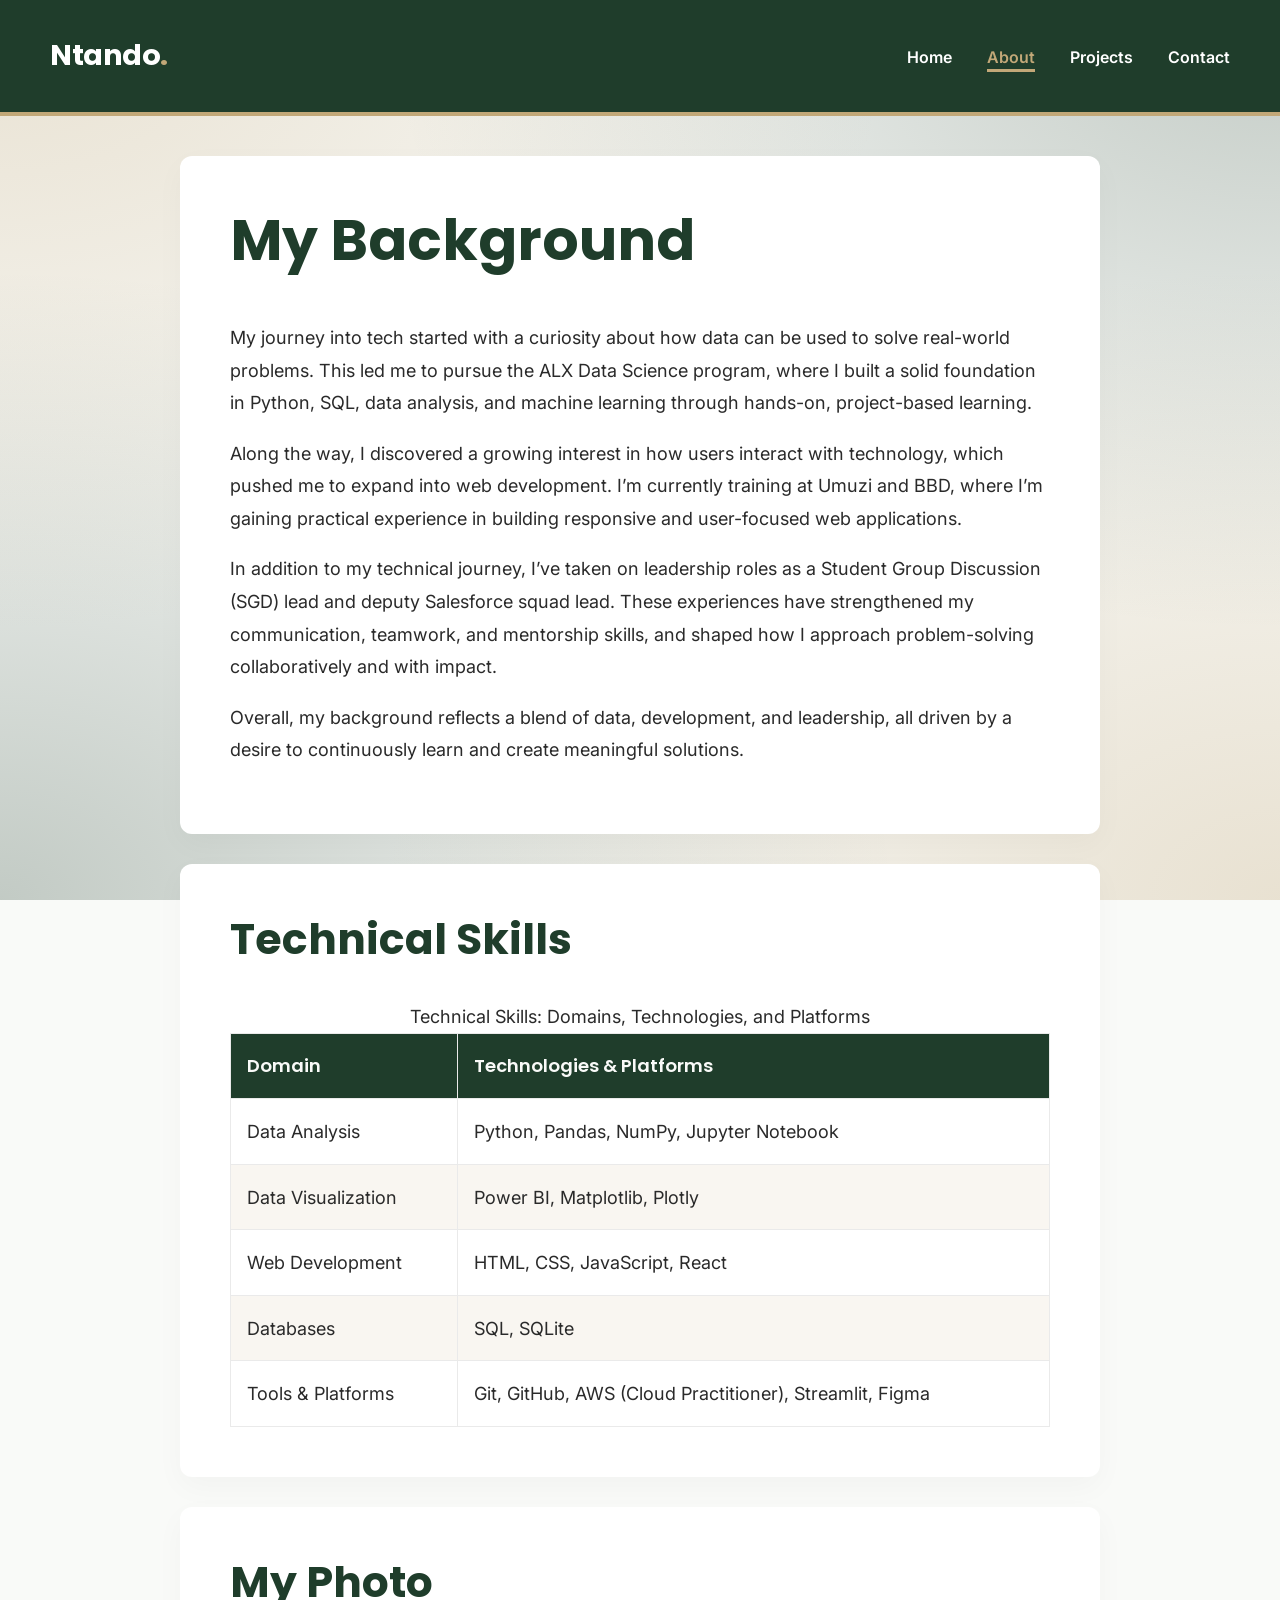
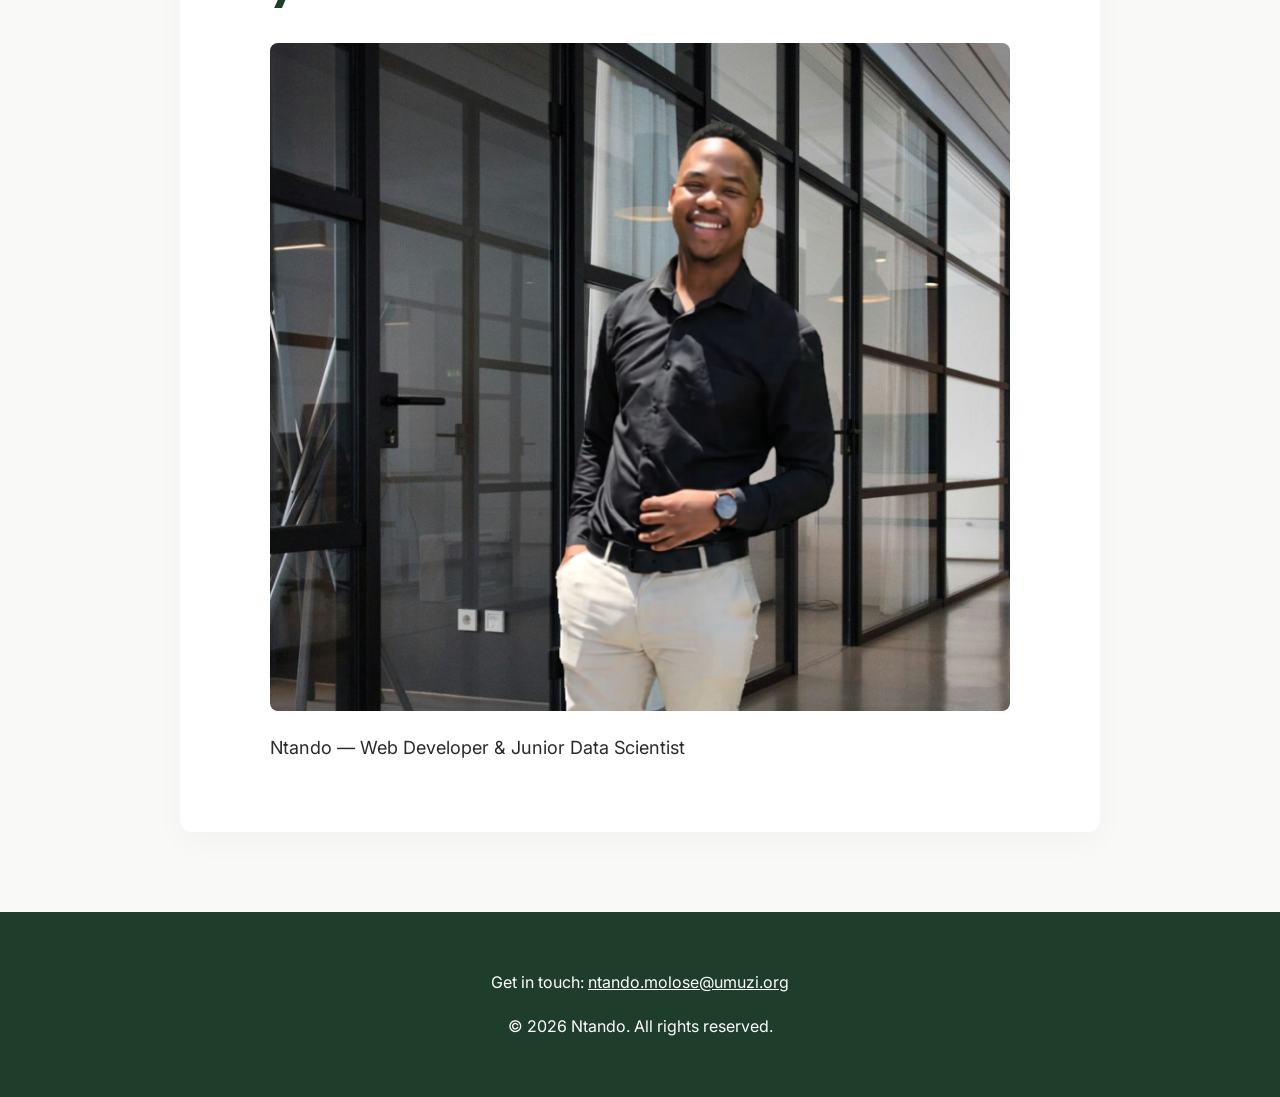
<file: about.html>
<!doctype html>
<html lang="en">
  <head>
    <!-- Meta Tags -->
    <meta charset="UTF-8">
    <meta name="viewport" content="width=device-width, initial-scale=1.0">
    
    <title>About | Ntando</title>
    <meta name="title" content="About | Ntando">
    <meta name="description" content="Learn more about Ntando's background in data science, web development, and journey through the ALX Data Science program.">
    <meta name="author" content="Ntando">

    <!-- SEO -->
    <meta property="og:type" content="website">
    <meta property="og:url" content="https://github.com/Umuzi-skillslab/complete-website-Ntando-Mo/about.html">
    <meta property="og:title" content="About | Ntando">
    <meta property="og:description" content="Learn more about Ntando's background in data science, web development, and journey through the BBD x Umuzi program.">
    <meta property="og:image" content="images/og-preview.png">

    <meta property="twitter:card" content="summary_large_image">
    <meta property="twitter:url" content="https://github.com/Umuzi-skillslab/complete-website-Ntando-Mo/about.html">
    <meta property="twitter:title" content="About | Ntando">
    <meta property="twitter:description" content="Learn more about Ntando's background in data science, web development, and journey through the BBD x Umuzi program.">
    <meta property="twitter:image" content="images/og-preview.png">

    <meta name="theme-color" content="#1f3d2b">
    
    <!-- Font Awesome Icons -->
    <link rel="stylesheet" href="https://cdnjs.cloudflare.com/ajax/libs/font-awesome/6.5.1/css/all.min.css">
    
    <link rel="stylesheet" href="css/styles.css">

    <!-- Favicon -->
    <link rel="icon" type="image/svg+xml" href="images/favicon.svg">
</head>
  <body>
    <a href="#main-content" class="skip-link">Skip to main content</a>
    <header class="modern-header">
      <a href="index.html" class="logo">Ntando<span>.</span></a>
      <nav>
        <ul>
          <li><a href="index.html">Home</a></li>
          <li>
            <a href="about.html" class="active" aria-current="page">About</a>
          </li>
          <li><a href="projects.html">Projects</a></li>
          <li><a href="contact.html">Contact</a></li>
        </ul>
      </nav>
    </header>
    <main id="main-content">
      <section class="bio">
        <h1>My Background</h1>
        <p>
          My journey into tech started with a curiosity about how data can be
          used to solve real-world problems. This led me to pursue the ALX Data
          Science program, where I built a solid foundation in Python, SQL, data
          analysis, and machine learning through hands-on, project-based
          learning.
        </p>
        <p>
          Along the way, I discovered a growing interest in how users interact
          with technology, which pushed me to expand into web development. I’m
          currently training at Umuzi and BBD, where I’m gaining practical
          experience in building responsive and user-focused web applications.
        </p>
        <p>
          In addition to my technical journey, I’ve taken on leadership roles as
          a Student Group Discussion (SGD) lead and deputy Salesforce squad
          lead. These experiences have strengthened my communication, teamwork,
          and mentorship skills, and shaped how I approach problem-solving
          collaboratively and with impact.
        </p>
        <p>
          Overall, my background reflects a blend of data, development, and
          leadership, all driven by a desire to continuously learn and create
          meaningful solutions.
        </p>
      </section>

      <section class="skills">
        <h2>Technical Skills</h2>

        <table>
          <caption>
            Technical Skills: Domains, Technologies, and Platforms
          </caption>
          <thead>
            <tr>
              <th>Domain</th>
              <th>Technologies & Platforms</th>
            </tr>
          </thead>
          <tbody>
            <tr>
              <td>Data Analysis</td>
              <td>Python, Pandas, NumPy, Jupyter Notebook</td>
            </tr>
            <tr>
              <td>Data Visualization</td>
              <td>Power BI, Matplotlib, Plotly</td>
            </tr>
            <tr>
              <td>Web Development</td>
              <td>HTML, CSS, JavaScript, React</td>
            </tr>
            <tr>
              <td>Databases</td>
              <td>SQL, SQLite</td>
            </tr>
            <tr>
              <td>Tools & Platforms</td>
              <td>Git, GitHub, AWS (Cloud Practitioner), Streamlit, Figma</td>
            </tr>
          </tbody>
        </table>
      </section>

      <section class="profile-photo">
        <h2>My Photo</h2>
        <figure class="about-photo">
          <img src="images/profile.png" alt="Professional headshot of Ntando">
          <figcaption>
            Ntando — Web Developer & Junior Data Scientist
          </figcaption>
        </figure>
      </section>
    </main>

    <footer>
      <p>Get in touch: <a href="mailto:ntando.molose@umuzi.org">ntando.molose@umuzi.org</a></p>
      <p>&copy; 2026 Ntando. All rights reserved.</p>
    </footer>
  </body>
</html>
</file>
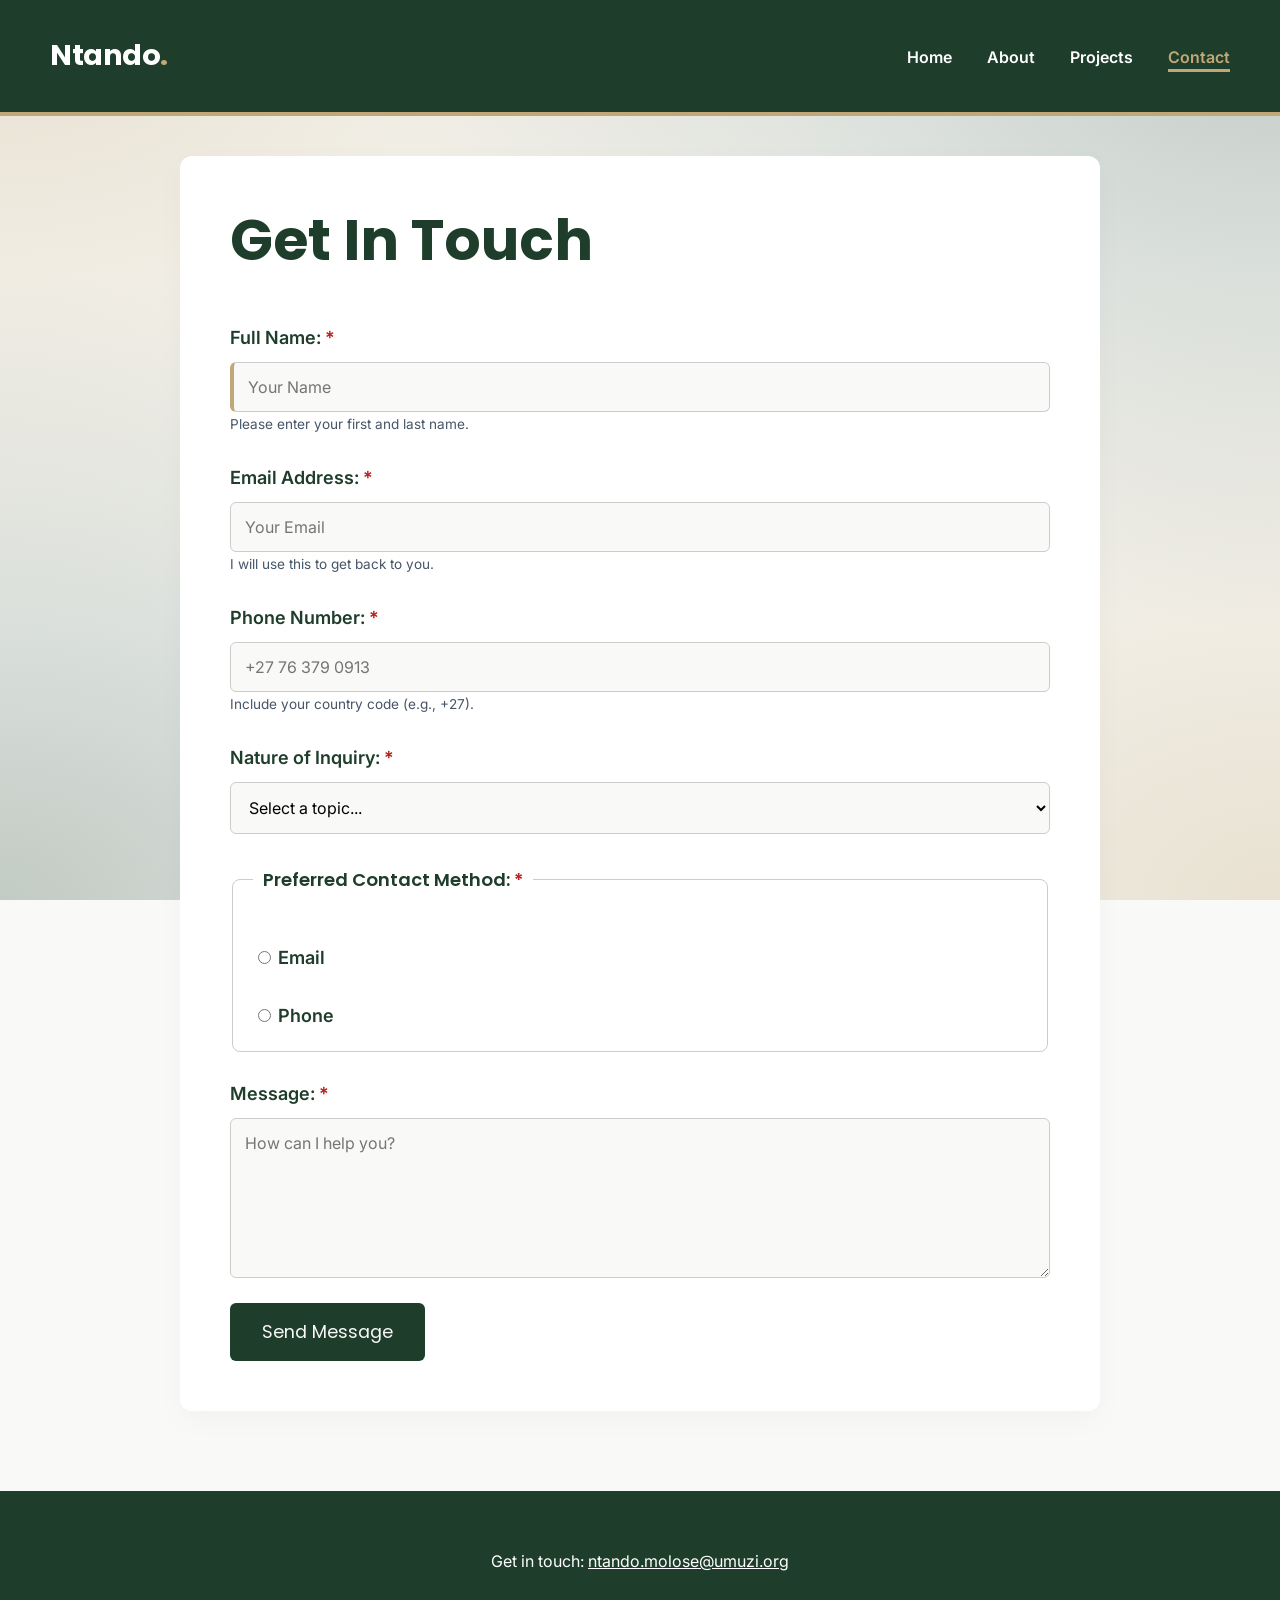
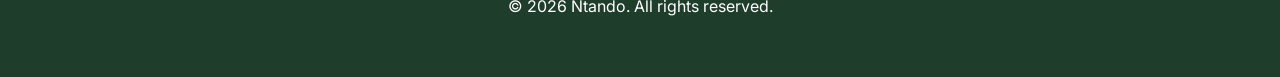
<file: contact.html>
<!doctype html>
<html lang="en">
  <head>
    <!-- Meta Tags -->
    <meta charset="UTF-8">
    <meta name="viewport" content="width=device-width, initial-scale=1.0">
    
    <title>Contact | Ntando</title>
    <meta name="title" content="Contact | Ntando">
    <meta name="description" content="Get in touch with Ntando for collaboration on web development, data analysis, and professional opportunities.">
    <meta name="author" content="Ntando">

    <!-- SEO -->
    <meta property="og:type" content="website">
    <meta property="og:url" content="https://github.com/Umuzi-skillslab/complete-website-Ntando-Mo/contact.html">
    <meta property="og:title" content="Contact | Ntando">
    <meta property="og:description" content="Get in touch with Ntando for collaboration on web development, data analysis, and professional opportunities.">
    <meta property="og:image" content="images/og-preview.png">

    <meta property="twitter:card" content="summary_large_image">
    <meta property="twitter:url" content="https://github.com/Umuzi-skillslab/complete-website-Ntando-Mo/contact.html">
    <meta property="twitter:title" content="Contact | Ntando">
    <meta property="twitter:description" content="Get in touch with Ntando for collaboration on web development, data analysis, and professional opportunities.">
    <meta property="twitter:image" content="images/og-preview.png">

    <meta name="theme-color" content="#1f3d2b">
    
    <!-- Font Awesome Icons -->
    <link rel="stylesheet" href="https://cdnjs.cloudflare.com/ajax/libs/font-awesome/6.5.1/css/all.min.css">
    
    <link rel="stylesheet" href="css/styles.css">

    <!-- Favicon -->
    <link rel="icon" type="image/svg+xml" href="images/favicon.svg">
</head>
  <body>
    <a href="#main-content" class="skip-link">Skip to main content</a>

    <header class="modern-header">
      <a href="index.html" class="logo">Ntando<span>.</span></a>
      <nav>
        <ul>
          <li><a href="index.html">Home</a></li>
          <li><a href="about.html">About</a></li>
          <li><a href="projects.html">Projects</a></li>
          <li>
            <a href="contact.html" class="active" aria-current="page"
              >Contact</a
            >
          </li>
        </ul>
      </nav>
    </header>

    <main id="main-content">
      <section class="contact-form">
        <h1>Get In Touch</h1>

        <form action="#" method="POST">
          <label for="name"
            >Full Name: <span style="color: #b91c1c">*</span></label
          >
          <input
            type="text"
            id="name"
            name="name"
            required
            minlength="2"
            placeholder="Your Name"
            autocomplete="name"
            aria-describedby="name-hint"
          >
          <span
            id="name-hint"
            class="form-hint"
            style="
              display: block;
              margin-bottom: 1rem;
              font-size: 0.85rem;
              color: #475569;
            "
            >Please enter your first and last name.</span
          >

          <label for="email"
            >Email Address: <span style="color: #b91c1c">*</span></label
          >
          <input
            type="email"
            id="email"
            name="email"
            required
            pattern="[a-z0-9._%+-]+@[a-z0-9.-]+\.[a-z]{2,}$"
            placeholder="Your Email"
            autocomplete="email"
            aria-describedby="email-hint"
          >
          <span
            id="email-hint"
            class="form-hint"
            style="
              display: block;
              margin-bottom: 1rem;
              font-size: 0.85rem;
              color: #475569;
            "
            >I will use this to get back to you.</span
          >

          <label for="phone"
            >Phone Number: <span style="color: #b91c1c">*</span></label
          >
          <input
            type="tel"
            id="phone"
            name="phone"
            required
            placeholder="+27 76 379 0913"
            pattern="[+]?[0-9\s\-]{7,15}"
            autocomplete="tel"
            aria-describedby="phone-hint"
          >
          <span
            id="phone-hint"
            class="form-hint"
            style="
              display: block;
              margin-bottom: 1rem;
              font-size: 0.85rem;
              color: #475569;
            "
            >Include your country code (e.g., +27).</span
          >

          <label for="inquiry"
            >Nature of Inquiry: <span style="color: #b91c1c">*</span></label
          >
          <select id="inquiry" name="inquiry" required>
            <option value="">Select a topic...</option>
            <option value="webdev">Web Development</option>
            <option value="data">Data Analysis</option>
            <option value="other">Other</option>
          </select>

          <fieldset style="margin-bottom: 1.25rem">
            <legend>
              Preferred Contact Method: <span style="color: #b91c1c">*</span>
            </legend>
            <label for="contact-email">
              <input
                type="radio"
                id="contact-email"
                name="contact-method"
                value="email"
                required
              >
              Email
            </label>
            <label for="contact-phone">
              <input
                type="radio"
                id="contact-phone"
                name="contact-method"
                value="phone"
                required
              >
              Phone
            </label>
          </fieldset>

          <label for="message"
            >Message: <span style="color: #b91c1c">*</span></label
          >
          <textarea
            id="message"
            name="message"
            required
            minlength="10"
            placeholder="How can I help you?"
          ></textarea>

          <button type="submit" style="margin-top: 1rem">Send Message</button>
        </form>
      </section>
    </main>

    <footer>
      <p>Get in touch: <a href="mailto:ntando.molose@umuzi.org">ntando.molose@umuzi.org</a></p>
      <p>&copy; 2026 Ntando. All rights reserved.</p>
    </footer>

    <script>
      document.addEventListener("DOMContentLoaded", function () {
        const form = document.querySelector("form");

        form.addEventListener("submit", function (event) {
          event.preventDefault(); // Stops the page from reloading/erroring

          // Show the success pop-up
          alert("Success! Your message has been sent to Ntando.");

          // Clear the form fields so it is ready for a new message
          form.reset();
        });
      });
    </script>
  </body>
</html>
</file>
<file: css/styles.css>
/* =========================================
   Google Fonts Import
   ========================================= */
@import url("https://fonts.googleapis.com/css2?family=Inter:wght@400;600&family=Poppins:wght@600;700&display=swap");

/* =========================================
   Theme Variables (Color Palette) & Fluid Type
   ========================================= */
:root {
  --primary: #1f3d2b; /* Deep Green */
  --accent: #c2a878; /* Soft Gold */
  --bg: #f9faf8; /* Off-white */
  --text: #2a2a2a; /* Dark Gray */
  --white: #ffffff;

  /* Fluid typography: clamp(minimum, preferred, maximum) */
  --step-0: clamp(1rem, 0.96rem + 0.22vw, 1.13rem); /* Normal text */
  --step-1: clamp(1.25rem, 1.16rem + 0.43vw, 1.5rem); /* h4 & Hero P */
  --step-2: clamp(1.56rem, 1.41rem + 0.76vw, 2rem); /* h3 */
  --step-3: clamp(1.95rem, 1.71rem + 1.24vw, 2.66rem); /* h2 */
  --step-4: clamp(2.44rem, 2.05rem + 1.93vw, 3.55rem); /* h1 */
}

/* =========================================
   Universal Reset
   ========================================= */
*,
*::before,
*::after {
  box-sizing: border-box;
}

html {
  scroll-behavior: smooth;
}

/* =========================================
   Global Styles & Element Selectors 
   ========================================= */
body {
  font-family: "Inter", sans-serif;
  font-size: var(--step-0);
  background-color: var(--bg);
  color: var(--text);
  margin: 0;
  padding: 0;
  line-height: 1.8;

  /*Ambient Glow / Mesh Gradient Background */
  background-image:
    radial-gradient(at 0% 0%, rgba(194, 168, 120, 0.3) 0px, transparent 70vw),
    /* Top-Left: Soft Gold */
    radial-gradient(at 100% 0%, rgba(31, 61, 43, 0.25) 0px, transparent 70vw),
    /* Top-Right: Deep Green */
    radial-gradient(
        at 100% 100%,
        rgba(194, 168, 120, 0.3) 0px,
        transparent 70vw
      ),
    /* Bottom-Right: Soft Gold */
    radial-gradient(at 0% 100%, rgba(31, 61, 43, 0.25) 0px, transparent 70vw); /* Bottom-Left: Deep Green */

  background-attachment: fixed; /* Keeps the glowing orbs in place while scrolling */
}
/* Custom Branded Text Selection */
::selection {
  background-color: var(--accent);
  color: var(--primary);
}
::-moz-selection {
  /* For Firefox */
  background-color: var(--accent);
  color: var(--primary);
}

/* Headings use Poppins */
h1,
h2,
h3,
h4 {
  font-family: "Poppins", sans-serif;
  color: var(--primary);
  margin-top: 0;
}

/* Advanced Selector: :is() for explicit type scale */
:is(h1, h2, h3, h4) {
  line-height: 1.2;
}

h1 {
  font-size: var(--step-4);
}
h2 {
  font-size: var(--step-3);
}
h3 {
  font-size: var(--step-2);
}
h4 {
  font-size: var(--step-1);
}

/* Adds specific spacing ONLY when a paragraph directly follows an h2 */
h2 + p {
  margin-top: 0.5rem;
}

/* =========================================
   Accessibility & Skip Link
   ========================================= */
.skip-link {
  position: absolute;
  top: -100px;
  left: 20px;
  background-color: var(--accent);
  color: #1a1a1a;
  padding: 10px 15px;
  border-radius: 5px;
  z-index: 9999;
  font-weight: bold;
  transition: top 0.3s ease;
}

.skip-link:focus {
  top: 20px;
}

/* Creates a highly visible outline only for keyboard users, not mouse clickers */
:focus-visible {
  outline: 3px dashed var(--accent);
  outline-offset: 4px;
}

/* =========================================
   Header & Navigation (Modern Green)
   ========================================= */
.modern-header {
  display: flex;
  justify-content: space-between;
  align-items: center;
  padding: 30px 50px;
  background-color: var(--primary);
  border-bottom: 4px solid var(--accent);
  position: sticky;
  top: 0;
  z-index: 1000; /* Ensures it stays on top of all other content */
}

.modern-header .logo {
  font-family: "Poppins", sans-serif;
  font-size: 1.8rem;
  font-weight: 700;
  color: var(--white); /* White text to pop on green */
  letter-spacing: -0.5px;

  /*Removes the default link underline */
  text-decoration: none;
  transition: opacity 0.3s ease;
}

.modern-header .logo span {
  color: var(--accent);
}

/*Adds a subtle fade effect when they hover over your logo */
.modern-header .logo:hover {
  opacity: 0.8;
}

.modern-header nav ul {
  list-style: none;
  padding: 0;
  margin: 0;
  display: flex;
  gap: 35px;
}

.modern-header nav ul li a {
  color: var(--white); /* White links */
  text-decoration: none;
  font-weight: 600;
  font-size: 1rem;
  padding-bottom: 5px;
  position: relative;
  transition: color 0.3s ease;
}

.modern-header nav ul li a::after {
  content: "";
  position: absolute;
  width: 0;
  height: 3px;
  bottom: 0;
  left: 0;
  background-color: var(--accent);
  transition: width 0.3s ease;
}

.modern-header nav ul li a:hover::after,
.modern-header nav ul li a.active::after {
  width: 100%;
}

.modern-header nav ul li a:hover,
.modern-header nav ul li a.active {
  color: var(--accent); /* Turn gold on hover/active */
  background-color: transparent;
}

/* =========================================
   12-Column Grid Layout System
   ========================================= */
main {
  display: grid;
  grid-template-columns: repeat(12, 1fr);
  gap: 30px;
  max-width: 1150px;
  margin: 40px auto 80px auto; /* Reduced top margin to remove excess white space */
  padding: 0 20px;
}

/* Base styling for all content blocks */
.hero,
.intro,
.bio,
.skills,
.profile-photo,
.contact-form,
.project-card {
  background-color: var(--white);
  padding: 50px;
  border-radius: 12px;
  box-shadow: 0 10px 30px rgba(0, 0, 0, 0.03);
  grid-column: span 12; /* Default to full width on mobile */
  height: 100%;
}

/* Adds a bottom margin to all project cards EXCEPT the last one */
.project-card:not(:last-child) {
  margin-bottom: 2.5rem;
}

/* Desktop Grid Adjustments */
@media (min-width: 768px) {
  .hero,
  .intro,
  .bio,
  .skills,
  .profile-photo,
  .contact-form {
    grid-column: 2 / 12; /* Widened to match the new Hero layout! */
  }

  .project-card {
    grid-column: span 4;
    padding: 30px;
    display: flex;
    flex-direction: column;
  }
}

/* =========================================
   Modern Split Hero Layout
   ========================================= */
.hero.modern-hero {
  background-color: transparent;
  box-shadow: none;
  padding: 0;
  grid-column: 2 / 12;
  display: flex;
  align-items: center;
  justify-content: space-between;
  gap: 60px;
  margin-bottom: 60px;
}

.hero-text {
  flex: 1.5; /* 60% of the space */
  text-align: left;
  z-index: 2; /* Keeps text above the background accent */
}

.hero-visual {
  flex: 1; /* 40% of the space */
  z-index: 2;
}

.code-label {
  font-family: monospace;
  color: var(--accent);
  font-weight: bold;
  letter-spacing: 2px;
  margin-bottom: 10px;
}

.modern-hero h2 {
  font-size: var(--step-4);
  line-height: 1.1;
  margin-bottom: 20px;
  color: var(--primary);
}

.modern-hero p {
  font-size: var(--step-1);
  color: #555;
  max-width: 90%;
}

.modern-hero img {
  width: 100%;
  border-radius: 12px;
  box-shadow: 0 20px 40px rgba(31, 61, 43, 0.15);
  margin: 0;
}

@media (max-width: 900px) {
  .hero.modern-hero {
    flex-direction: column;
    text-align: center;
    gap: 30px;
  }
  .hero-text,
  .hero-visual {
    width: 100%;
  }
  .modern-hero p {
    margin: 0 auto;
  }
}

/* Responsive image styling */
img {
  max-width: 100%;
  height: auto;
  border-radius: 8px;
  display: block;
  margin: 20px auto;
}

/* =========================================
   Table Styling
   ========================================= */
table {
  width: 100%;
  border-collapse: collapse;
  margin-top: 25px;
}

th,
td {
  border: 1px solid #eaeaea;
  padding: 16px;
  text-align: left;
}

th {
  background-color: var(--primary);
  color: var(--bg);
  font-family: "Poppins", sans-serif;
  font-weight: 600;
}

tbody tr:nth-child(even) {
  background-color: rgba(194, 168, 120, 0.1);
}

tbody tr {
  transition: background-color 0.3s ease;
}
tbody tr:hover {
  background-color: rgba(
    194,
    168,
    120,
    0.25
  ); /* Highlights the row with soft gold */
}

/* =========================================
   Form Styling
   ========================================= */
form label {
  display: block;
  font-weight: 600;
  margin-top: 25px;
  color: var(--primary);
}

#name {
  border-left: 4px solid var(--accent);
}

form input[type="text"],
form input[type="email"],
form input[type="tel"],
form select,
form textarea {
  width: 100%;
  padding: 14px;
  margin-top: 8px;
  border: 1px solid #cccccc;
  border-radius: 6px;
  font-family: "Inter", sans-serif;
  font-size: 1rem;
  background-color: var(--bg);
  transition: all 0.3s ease;
}

form input[type="text"]:focus,
form input[type="email"]:focus,
form input[type="tel"]:focus,
form select:focus,
form textarea:focus {
  border-color: var(--primary);
  outline: none;
  box-shadow: 0 0 0 3px rgba(31, 61, 43, 0.1);
}

form textarea {
  height: 160px;
  resize: vertical;
}

fieldset {
  margin-top: 30px;
  border: 1px solid #cccccc;
  border-radius: 8px;
  padding: 20px;
}

legend {
  font-family: "Poppins", sans-serif;
  font-weight: 600;
  color: var(--primary);
  padding: 0 10px;
}

button {
  background-color: var(--primary);
  color: var(--bg);
  padding: 16px 32px;
  border: none;
  border-radius: 6px;
  cursor: pointer;
  margin-top: 30px;
  font-family: "Poppins", sans-serif;
  font-size: 1.1rem;
  transition: all 0.3s ease;
}

button:hover {
  background-color: var(--accent);
  color: var(--primary);
  transform: translateY(-2px);
}

/* =========================================
   Project Card Hover Effects
   ========================================= */
.project-card {
  transition:
    transform 0.4s ease,
    box-shadow 0.4s ease,
    border-color 0.4s ease;
  border: 1px solid transparent;
}

.project-card:hover {
  transform: translateY(-12px);
  box-shadow: 0 25px 50px rgba(31, 61, 43, 0.15);
  border-color: var(--accent);
  cursor: pointer;
}

.project-card img {
  transition: transform 0.5s ease;
}

.project-card:hover img {
  transform: scale(1.03);
}

/* =========================================
   Footer Styling
   ========================================= */
footer {
  background-color: var(--primary);
  color: var(--bg);
  padding: 40px 20px;
  text-align: center;
  margin-top: 80px;
}

footer p,
footer a {
  color: #ffffff;
  font-size: 1rem;
}

footer a:hover {
  text-decoration: underline;
  color: var(--accent);
}

/* =========================================
   PREMIUM HERO UPGRADES (Typography, CTAs, Marquee)
   ========================================= */

/* The new hierarchy tag above the headline */
.hero-tag {
  color: var(--accent);
  letter-spacing: 2px;
  text-transform: uppercase;
  font-weight: 700;
  font-size: 0.85rem;
  margin-bottom: 15px;
}

/* Call to Action Buttons */
.hero-actions {
  display: flex;
  gap: 15px;
  margin-top: 30px;
  margin-bottom: 25px;
}

.btn {
  padding: 12px 24px;
  border-radius: 6px;
  font-weight: 600;
  text-decoration: none;
  font-family: "Poppins", sans-serif;
  transition:
    transform 0.3s ease,
    box-shadow 0.3s ease;
  display: inline-block;
}

.btn:hover {
  transform: translateY(-2px) scale(1.02); /* Premium micro-interaction */
  box-shadow: 0 10px 20px rgba(31, 61, 43, 0.15);
}

.btn.primary {
  background-color: var(--primary);
  color: var(--white);
}

.btn.secondary {
  background-color: transparent;
  border: 2px solid var(--primary);
  color: var(--primary);
}

/* Social Links */
.hero-socials {
  display: flex;
  gap: 20px;
  font-size: 0.85rem;
  font-weight: 600;
}

.hero-socials a {
  color: var(--text);
  text-decoration: none;
  transition:
    color 0.3s ease,
    transform 0.3s ease;
  display: inline-block;
}

.hero-socials a:hover {
  color: var(--accent);
  transform: translateY(-2px);
}

/* =========================================
   THE LIVE PROFILE CARD
   ========================================= */
.live-profile-card {
  background-color: var(--primary);
  border-radius: 16px;
  padding: 35px 30px;
  color: var(--white);
  box-shadow: 0 20px 40px rgba(31, 61, 43, 0.2);
  border: 1px solid rgba(255, 255, 255, 0.05);
  transition:
    transform 0.4s ease,
    box-shadow 0.4s ease;
}

.live-profile-card:hover {
  transform: translateY(-5px);
  box-shadow: 0 25px 50px rgba(31, 61, 43, 0.3);
}
.skill-percent {
  font-family: monospace;
  font-size: 0.85rem;
  color: var(--accent);
  margin-left: 15px;
  font-weight: 700;
  width: 35px; /* Keeps all the numbers perfectly aligned in a column */
  text-align: right;
}

.card-header {
  margin-bottom: 25px;
  border-bottom: 1px solid rgba(255, 255, 255, 0.1);
  padding-bottom: 15px;
}

.card-header h2 {
  color: var(--white);
  margin: 0 0 5px 0;
  font-size: 1.8rem;
}

.card-header p {
  color: var(--accent);
  margin: 0;
  font-family: monospace;
  font-size: 0.9rem;
}

.skill {
  display: flex;
  align-items: center;
  margin-bottom: 15px;
}

.skill-name {
  width: 100px;
  font-size: 0.9rem;
  font-weight: 600;
  color: var(--bg);
}

.bar {
  flex: 1;
  height: 8px;
  background-color: rgba(255, 255, 255, 0.1);
  border-radius: 4px;
  overflow: hidden;
}

.fill {
  height: 100%;
  background-color: var(--accent);
  border-radius: 4px;
}

.card-avatar {
  width: 100%;
  height: 200px;
  object-fit: cover;
  border-radius: 8px;
  margin-bottom: 25px;
  border: 1px solid rgba(255, 255, 255, 0.1);
}
/* =========================================
   SIGNATURE ACCENT (Background Code)
   ========================================= */
.signature-accent {
  position: absolute;
  top: 15%;
  left: 5%;
  font-family: monospace;
  font-size: 2rem;
  color: var(--primary);
  opacity: 0.03; /* Barely visible */
  pointer-events: none; /* Stops it from interfering with clicks */
  z-index: 0;
  white-space: pre;
}

/* =========================================
   MOBILE RESPONSIVENESS FIXES
   ========================================= */
@media (max-width: 768px) {
  /* 1. Stack the header vertically */
  .modern-header {
    flex-direction: column;
    padding: 20px;
    gap: 15px;
  }

  /* 2. Center the links and let them wrap if needed */
  .modern-header nav ul {
    flex-wrap: wrap;
    justify-content: center;
    gap: 20px;
  }

  /* 3. Center the hero text and buttons for mobile */
  .hero-text {
    text-align: center;
  }

  .hero-actions,
  .hero-socials {
    justify-content: center;
    flex-wrap: wrap;
  }

  /* 4. Hide the background code accent to keep tiny screens readable */
  .signature-accent {
    display: none;
  }

  /* 5. Ensure the profile card fits perfectly */
  .live-profile-card {
    padding: 25px 20px;
  }

  .skill-name {
    width: 80px; /* Slightly narrower text label for mobile */
  }
}

/* =========================================
   ABOUT PAGE: FIGURE & PHOTO 
   ========================================= */
.about-figure {
  margin: 0;
  text-align: center;
  display: flex;
  flex-direction: column;
  align-items: center;
}

.about-figure img {
  width: 100%;
  max-width: 450px; /* Keeps it from getting too huge on desktop */
  aspect-ratio: 4 / 5; /* Forces a nice portrait crop */
  object-fit: cover;
  border-radius: 12px;
  margin-bottom: 20px;
  box-shadow: 0 15px 30px rgba(31, 61, 43, 0.15);
}

.about-figure figcaption {
  font-family: "Poppins", sans-serif;
  font-weight: 600;
  color: var(--primary);
  font-size: 1.1rem;
}

/* =========================================
   PREMIUM PROJECT CARD UPGRADES
   ========================================= */
/* Resets the card to allow edge-to-edge images */
.project-card {
  padding: 0 !important; /* Overrides the generic section padding */
  overflow: hidden; /* Ensures the image doesn't break the rounded corners */
  display: flex;
  flex-direction: column;
}

/* Forces every single image to be the exact same perfect size */
img.project-image {
  width: 100%;
  aspect-ratio: 16 / 10; /* Perfect widescreen rectangle */
  object-fit: cover; /* Zooms and crops automatically without stretching */
  margin: 0;
  border-radius: 12px 12px 0 0; /* Rounds only the top corners */
  border-bottom: 1px solid rgba(0, 0, 0, 0.05);
}

/* Styles the text container */
.project-content {
  padding: 30px;
  display: flex;
  flex-direction: column;
  flex: 1; /* Tells the content to fill all remaining space */
}

/* The small category tag */
.project-tag {
  font-size: 0.75rem;
  font-weight: 700;
  color: var(--accent);
  text-transform: uppercase;
  letter-spacing: 1.5px;
  margin-bottom: 10px;
}

/* Tighter, neater project titles */
.project-content h2 {
  font-size: 1.4rem;
  line-height: 1.3;
  margin-bottom: 15px;
  color: var(--primary);
}

/* Muted, highly readable descriptions */
.project-content p {
  font-size: 0.95rem;
  color: #555;
  margin-bottom: 25px;
  flex-grow: 1; /* Pushes the "View Project" link to the absolute bottom! */
}

/* Sleek View Project link */
.project-link {
  font-weight: 600;
  color: var(--primary);
  text-decoration: none;
  font-size: 0.95rem;
  transition: color 0.3s ease;
  display: inline-block;
}

.project-link:hover {
  color: var(--accent);
}

/* Custom Branded Scrollbar */
::-webkit-scrollbar {
  width: 12px;
}
::-webkit-scrollbar-track {
  background: var(--bg);
}
::-webkit-scrollbar-thumb {
  background-color: var(--primary);
  border-radius: 10px;
  border: 3px solid var(--bg);
}
::-webkit-scrollbar-thumb:hover {
  background-color: var(--accent);
}

/* =========================================
   FONTAWESOME ICON SIZING (Global)
   ========================================= */
.hero-socials a i,
.social-links a i {
  font-size: 1.25rem; /* Makes the icons slightly larger than the text */
  margin-right: 6px; /* Adds perfect spacing between the icon and the word */
  vertical-align: middle; /* Ensures the icon aligns perfectly with the text baseline */
}
</file>
